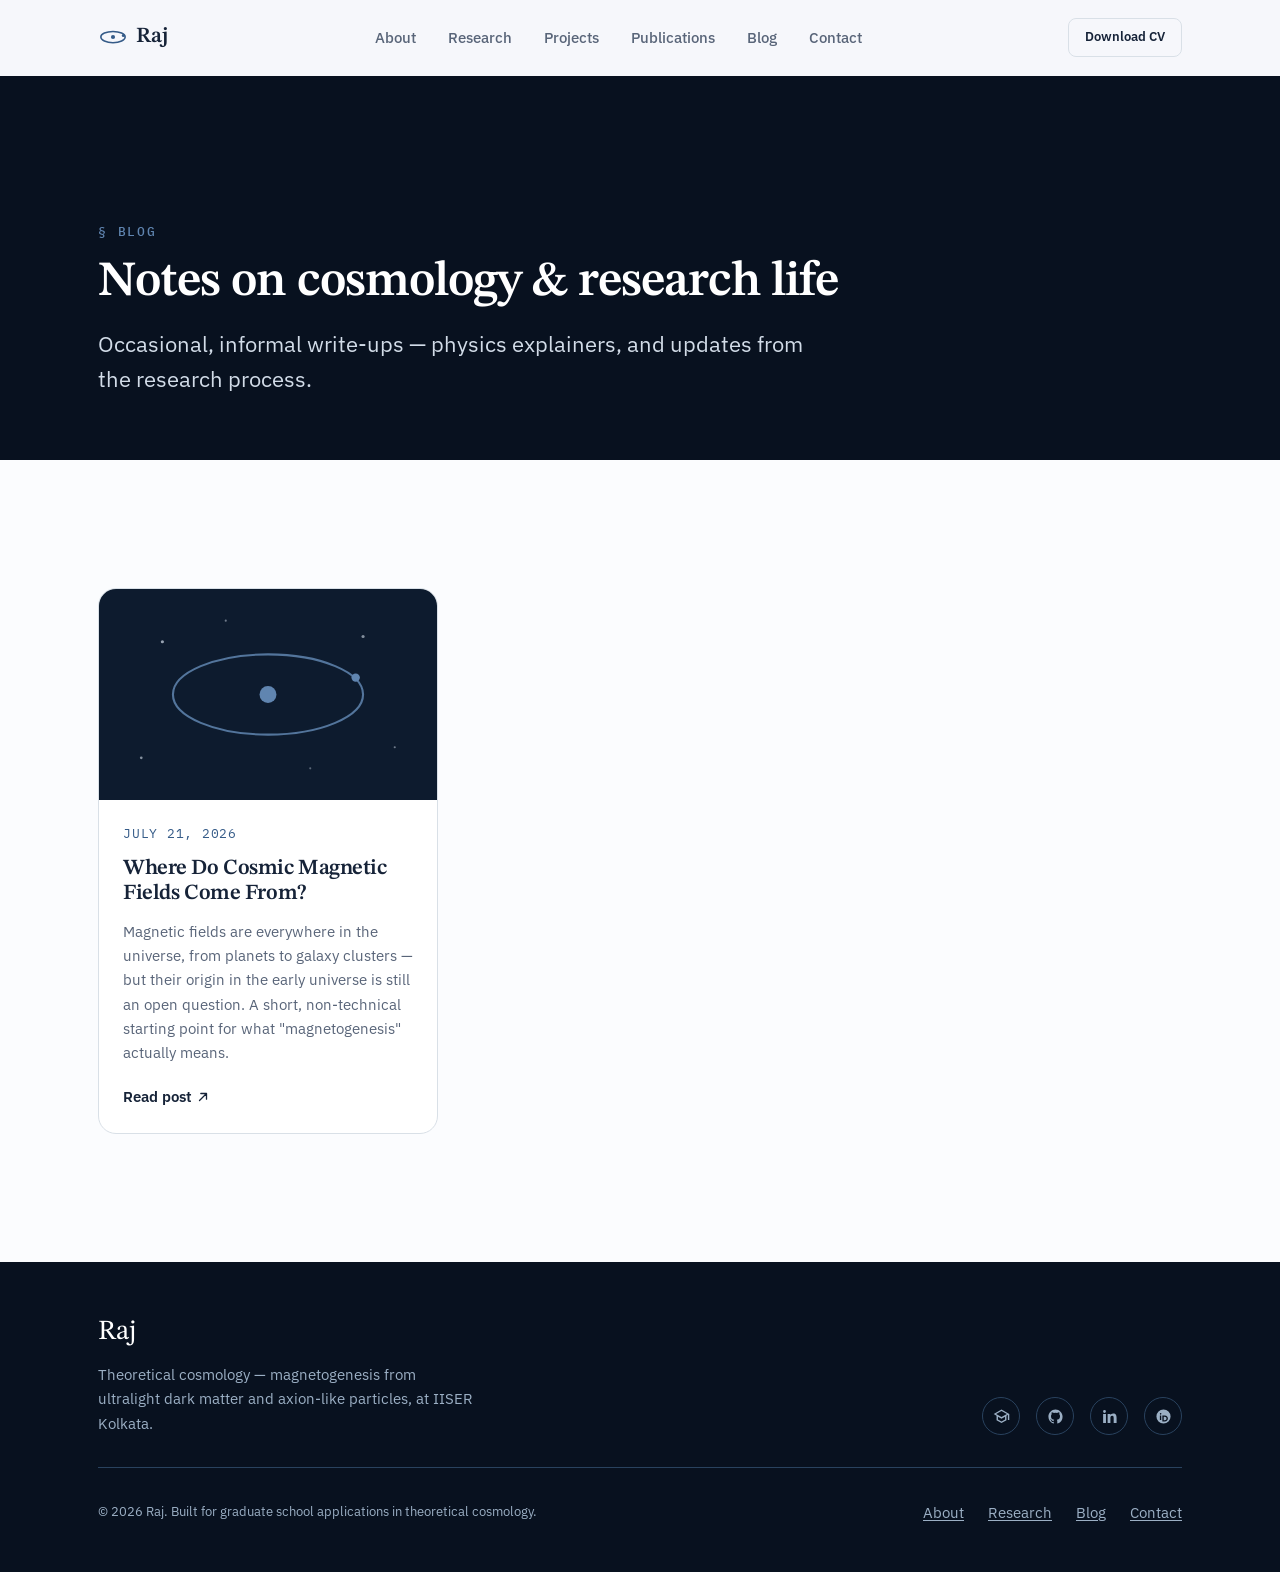
<file: blog.html>
<!DOCTYPE html>
<html lang="en">
<head>
  <meta charset="UTF-8">
  <meta name="viewport" content="width=device-width, initial-scale=1.0">
  <title>Blog — Raj</title>
  <meta name="description" content="Occasional, informal write-ups on cosmology and research life, from Raj — BS-MS physics student at IISER Kolkata.">
  <meta name="color-scheme" content="light">

  <link rel="icon" type="image/svg+xml" href="assets/images/favicon/favicon.svg">

  <link rel="preconnect" href="https://fonts.googleapis.com">
  <link rel="preconnect" href="https://fonts.gstatic.com" crossorigin>
  <link href="https://fonts.googleapis.com/css2?family=STIX+Two+Text:ital,wght@0,400;0,500;0,600;0,700;1,400;1,500&family=IBM+Plex+Sans:wght@400;500;600;700&family=IBM+Plex+Mono:wght@400;500&display=swap" rel="stylesheet">

  <link rel="stylesheet" href="css/variables.css">
  <link rel="stylesheet" href="css/base.css">
  <link rel="stylesheet" href="css/layout.css">
  <link rel="stylesheet" href="css/components.css">
  <link rel="stylesheet" href="css/animations.css">
  <link rel="stylesheet" href="css/blog.css">

  <!-- Root-level page — see js/include-partials.js for why this matters. -->
  <script>window.SITE_ROOT = "";</script>
</head>
<body>
  <a class="skip-link" href="#main-content">Skip to content</a>

  <div data-include="partials/nav.html"></div>

  <main id="main-content">
    <section class="page-header section--void">
      <div class="container">
        <span class="eyebrow eyebrow--on-dark page-header__eyebrow">§ Blog</span>
        <h1>Notes on cosmology &amp; research life</h1>
        <p>Occasional, informal write-ups — physics explainers, and updates from the research process.</p>
      </div>
    </section>

    <section class="section">
      <div class="container">
        <div class="blog-list" id="blog-list" data-reveal-group>
          <!-- Static fallback — js/render.js (renderBlogList) replaces this
               automatically once js/data/blog-posts.js has entries. -->
          <div class="empty-state blog-list__empty" data-reveal>
            <svg viewBox="0 0 24 24" fill="none" stroke="currentColor" stroke-width="1.5" aria-hidden="true">
              <path d="M4 19.5A2.5 2.5 0 0 1 6.5 17H20" stroke-linecap="round" stroke-linejoin="round"/>
              <path d="M6.5 2H20v20H6.5A2.5 2.5 0 0 1 4 19.5v-15A2.5 2.5 0 0 1 6.5 2Z" stroke-linejoin="round"/>
            </svg>
            <p>No posts yet — check back soon.</p>
          </div>
        </div>
      </div>
    </section>
  </main>

  <div data-include="partials/footer.html"></div>

  <div class="back-to-top-wrap" id="back-to-top-wrap">
    <button id="back-to-top-btn" aria-label="Back to top">
      <svg viewBox="0 0 16 16" fill="none" aria-hidden="true"><path d="M13 9 8 4 3 9m5-5v12" stroke="currentColor" stroke-width="1.6" stroke-linecap="round" stroke-linejoin="round"/></svg>
    </button>
  </div>

  <script src="js/include-partials.js"></script>
  <script src="js/data/blog-posts.js"></script>
  <script src="js/nav.js"></script>
  <script src="js/ui.js"></script>
  <script src="js/render.js"></script>
  <script src="js/blog-main.js"></script>
</body>
</html>
</file>
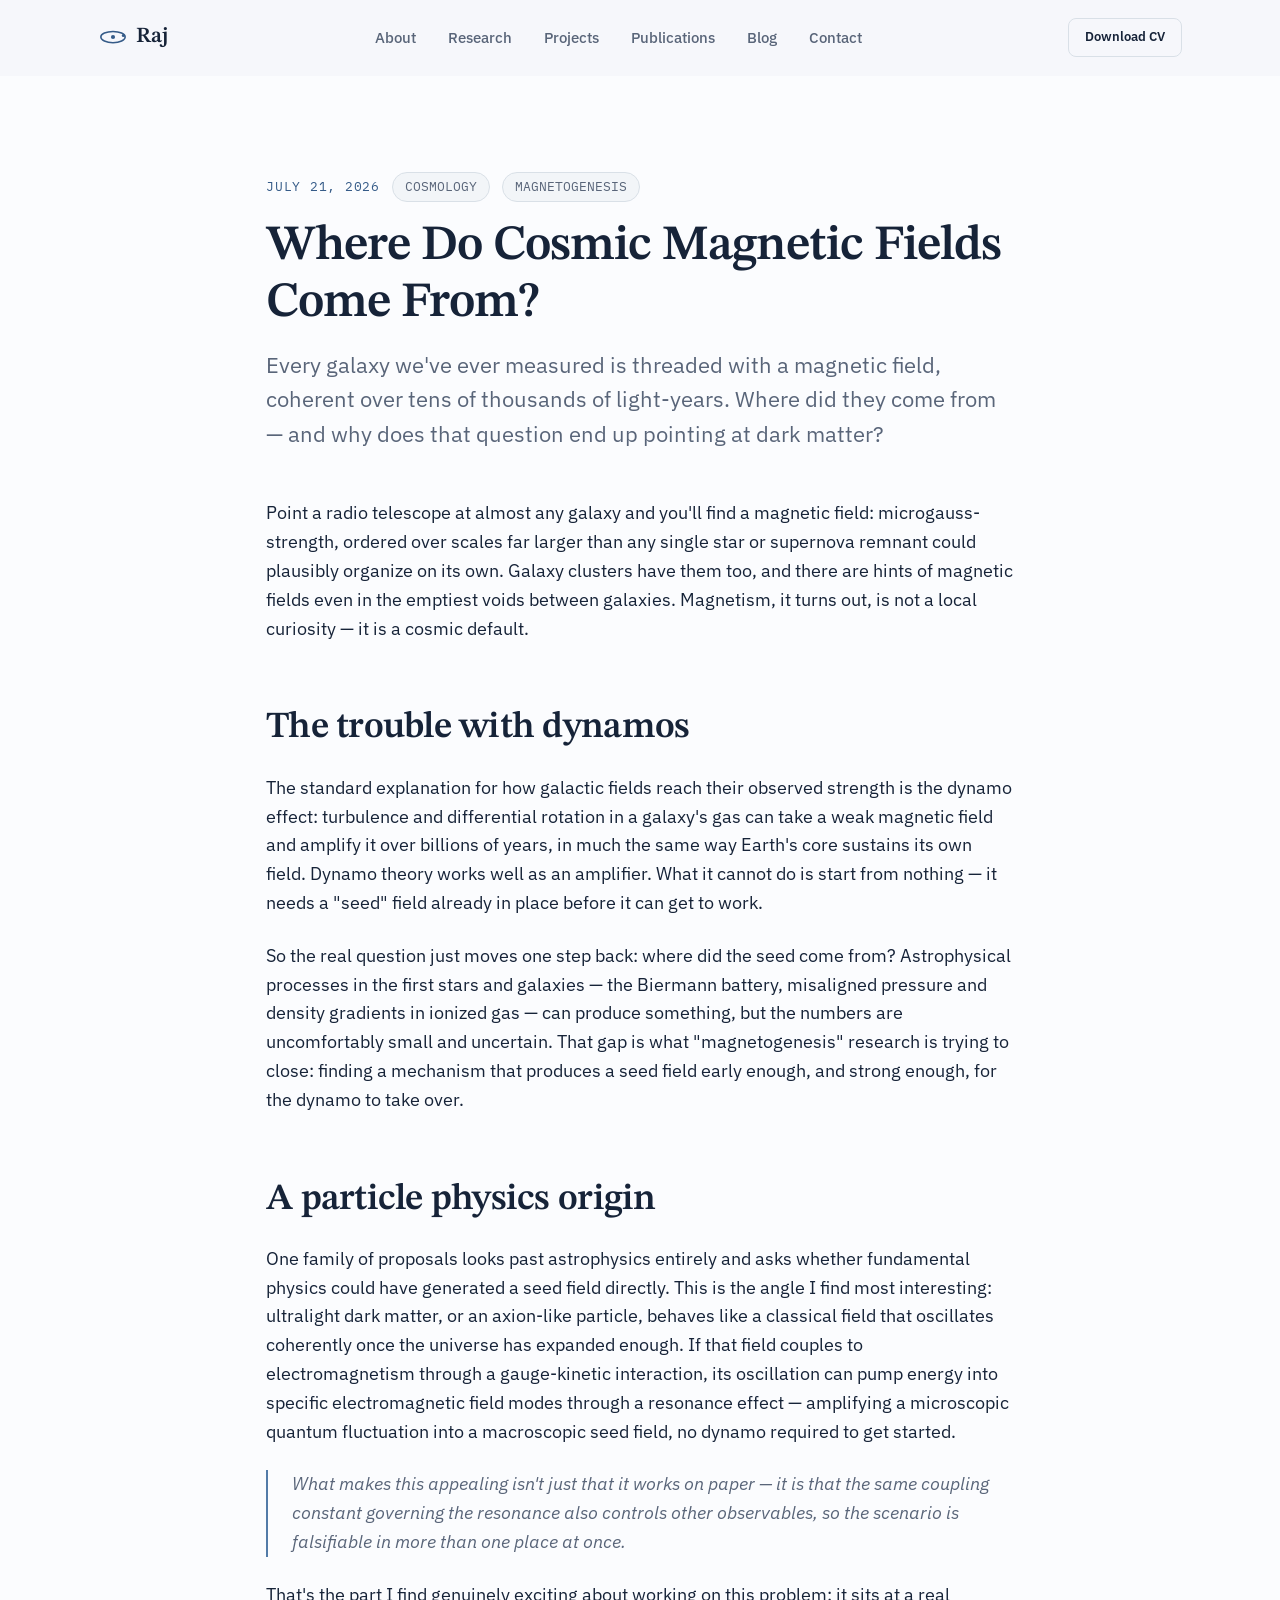
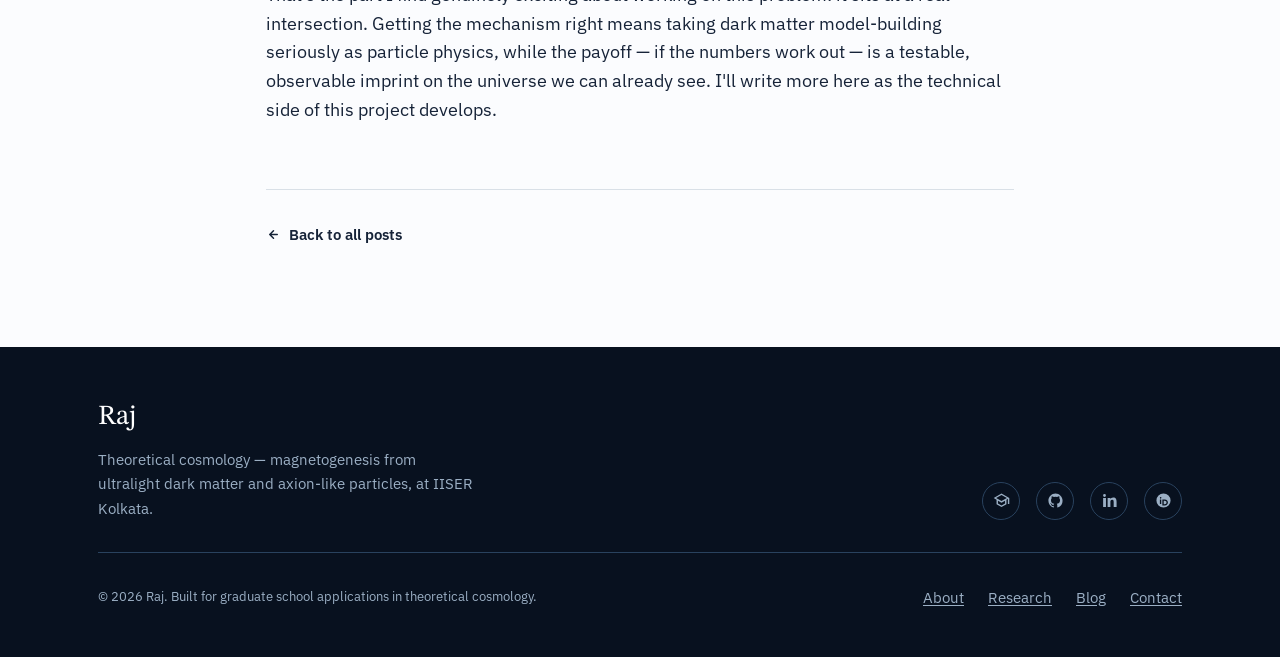
<file: posts/sample-post.html>
<!--
  SAMPLE POST — this is a real, usable first entry, but it's also meant as
  a TEMPLATE. To publish a new post:
    1. Copy this whole file to posts/your-post-slug.html
    2. Edit the <title>, the post__meta (date/tags), the h1, the lede, and
       the body below.
    3. Add a matching entry to js/data/blog-posts.js so it shows up in the
       listing (see the TEMPLATE comment at the top of that file).
  Everything else in this file (the <head>, the nav/footer includes, the
  scripts at the bottom) can stay exactly as it is.
-->
<!DOCTYPE html>
<html lang="en">
<head>
  <meta charset="UTF-8">
  <meta name="viewport" content="width=device-width, initial-scale=1.0">
  <title>Where Do Cosmic Magnetic Fields Come From? — Raj</title>
  <meta name="description" content="A short, non-technical starting point for what 'magnetogenesis' means and why the origin of cosmic magnetic fields is still an open question.">
  <meta name="color-scheme" content="light">

  <link rel="icon" type="image/svg+xml" href="../assets/images/favicon/favicon.svg">

  <link rel="preconnect" href="https://fonts.googleapis.com">
  <link rel="preconnect" href="https://fonts.gstatic.com" crossorigin>
  <link href="https://fonts.googleapis.com/css2?family=STIX+Two+Text:ital,wght@0,400;0,500;0,600;0,700;1,400;1,500&family=IBM+Plex+Sans:wght@400;500;600;700&family=IBM+Plex+Mono:wght@400;500&display=swap" rel="stylesheet">

  <link rel="stylesheet" href="../css/variables.css">
  <link rel="stylesheet" href="../css/base.css">
  <link rel="stylesheet" href="../css/layout.css">
  <link rel="stylesheet" href="../css/components.css">
  <link rel="stylesheet" href="../css/animations.css">
  <link rel="stylesheet" href="../css/blog.css">

  <!-- This page lives one folder down, in /posts/ — SITE_ROOT tells
       include-partials.js to prefix shared nav/footer links with "../".
       Copy this line as-is into any new post in this folder. -->
  <script>window.SITE_ROOT = "../";</script>
</head>
<body>
  <a class="skip-link" href="#main-content">Skip to content</a>

  <div data-include="partials/nav.html"></div>

  <main id="main-content">
    <article class="post">
      <div class="container">

        <header class="post__header">
          <div class="post__meta">
            <time datetime="2026-07-21">July 21, 2026</time>
            <span class="tag">Cosmology</span>
            <span class="tag">Magnetogenesis</span>
          </div>
          <h1>Where Do Cosmic Magnetic Fields Come From?</h1>
          <p class="post__lede">
            Every galaxy we've ever measured is threaded with a magnetic
            field, coherent over tens of thousands of light-years. Where did
            they come from — and why does that question end up pointing at
            dark matter?
          </p>
        </header>

        <div class="post__body prose">
          <p>
            Point a radio telescope at almost any galaxy and you'll find a
            magnetic field: microgauss-strength, ordered over scales far
            larger than any single star or supernova remnant could plausibly
            organize on its own. Galaxy clusters have them too, and there
            are hints of magnetic fields even in the emptiest voids between
            galaxies. Magnetism, it turns out, is not a local curiosity — it
            is a cosmic default.
          </p>

          <h2>The trouble with dynamos</h2>
          <p>
            The standard explanation for how galactic fields reach their
            observed strength is the dynamo effect: turbulence and
            differential rotation in a galaxy's gas can take a weak magnetic
            field and amplify it over billions of years, in much the same
            way Earth's core sustains its own field. Dynamo theory works
            well as an amplifier. What it cannot do is start from nothing —
            it needs a "seed" field already in place before it can get to
            work.
          </p>
          <p>
            So the real question just moves one step back: where did the
            seed come from? Astrophysical processes in the first stars and
            galaxies — the Biermann battery, misaligned pressure and density
            gradients in ionized gas — can produce something, but the
            numbers are uncomfortably small and uncertain. That gap is what
            "magnetogenesis" research is trying to close: finding a
            mechanism that produces a seed field early enough, and strong
            enough, for the dynamo to take over.
          </p>

          <h2>A particle physics origin</h2>
          <p>
            One family of proposals looks past astrophysics entirely and
            asks whether fundamental physics could have generated a seed
            field directly. This is the angle I find most interesting:
            ultralight dark matter, or an axion-like particle, behaves like
            a classical field that oscillates coherently once the universe
            has expanded enough. If that field couples to electromagnetism
            through a gauge-kinetic interaction, its oscillation can pump
            energy into specific electromagnetic field modes through a
            resonance effect — amplifying a microscopic quantum fluctuation
            into a macroscopic seed field, no dynamo required to get
            started.
          </p>
          <blockquote>
            What makes this appealing isn't just that it works on paper — it
            is that the same coupling constant governing the resonance also
            controls other observables, so the scenario is falsifiable in
            more than one place at once.
          </blockquote>
          <p>
            That's the part I find genuinely exciting about working on this
            problem: it sits at a real intersection. Getting the mechanism
            right means taking dark matter model-building seriously as
            particle physics, while the payoff — if the numbers work out —
            is a testable, observable imprint on the universe we can already
            see. I'll write more here as the technical side of this project
            develops.
          </p>
        </div>

        <footer class="post__footer">
          <a class="post__back" href="../blog.html">
            <svg viewBox="0 0 16 16" fill="none" aria-hidden="true"><path d="M12 8H4m0 0 4-4M4 8l4 4" stroke="currentColor" stroke-width="1.6" stroke-linecap="round" stroke-linejoin="round"/></svg>
            Back to all posts
          </a>
        </footer>

      </div>
    </article>
  </main>

  <div data-include="partials/footer.html"></div>

  <div class="back-to-top-wrap" id="back-to-top-wrap">
    <button id="back-to-top-btn" aria-label="Back to top">
      <svg viewBox="0 0 16 16" fill="none" aria-hidden="true"><path d="M13 9 8 4 3 9m5-5v12" stroke="currentColor" stroke-width="1.6" stroke-linecap="round" stroke-linejoin="round"/></svg>
    </button>
  </div>

  <script src="../js/include-partials.js"></script>
  <script src="../js/nav.js"></script>
  <script src="../js/ui.js"></script>
  <script>
    // Individual posts don't render any data-driven lists, so they just
    // need chrome + UI polish — no separate "post-main.js" file needed for
    // this one line. Copy this block as-is into any new post.
    document.addEventListener('DOMContentLoaded', function () {
      if (window.loadSiteChrome) {
        window.loadSiteChrome().then(function () {
          if (window.initNav) window.initNav();
          if (window.initUI) window.initUI();
        });
      }
    });
  </script>
</body>
</html>
</file>
<file: css/variables.css>
/* ==========================================================================
   DESIGN TOKENS
   ==========================================================================
   Every color, font, spacing value and timing used anywhere on the site is
   defined once here as a CSS custom property ("variable") and referenced
   everywhere else. This is the ONE file to edit if you want to re-skin the
   whole site — change a value here and it updates everywhere it's used.

   Palette concept: the site is grounded in your own physics rather than a
   generic "space" look. VOID is the vacuum of the early universe, FLUX is
   the electromagnetic field magnetogenesis generates, RESONANCE is the
   tachyonic growth that seeds it, QUIET is the stable (non-resonant) modes.
   ========================================================================== */

:root {

  /* --- COLOR: base ------------------------------------------------------ */
  /* Cool academic-blue foundation, matched to the imported hero treatment. */
  --color-void: #08111f;
  --color-void-soft: #0d1b2e;   /* lighter tint of void, for cards/gradients on dark bg */
  --color-void-line: #29425e;   /* hairline borders on dark backgrounds */

  /* Cool off-white for the main reading surface. Deliberately cool-toned
     (not cream/beige) to avoid the generic "warm editorial" look and to sit
     comfortably next to the indigo. */
  --color-paper: #fbfcfe;
  --color-paper-alt: #f2f5f8;   /* slightly deeper tint, for alternating section bg / cards */
  --color-paper-line: #d9e0e7;  /* hairline borders on light backgrounds */

  /* Text */
  --color-ink: #162338;         /* primary text on paper */
  --color-ink-soft: #596579;    /* secondary / muted text on paper */
  --color-mist: #d2dce8;        /* secondary / muted text on void */
  --color-mist-soft: #9bafc4;   /* tertiary text on void */

  /* --- COLOR: accent ------------------------------------------------------
     The academic portfolio's soft steel-blue accent replaces the original
     amber/copper pairing across controls, labels, and supporting details. */
  --color-flux: #6085b0;
  --color-flux-strong: #355b88;
  --color-resonance: #527ba8;
  --color-resonance-strong: #355b88;

  /* --- TYPOGRAPHY ---------------------------------------------------------
     Display: STIX Two Text — the typeface family built for physics and
     mathematics publishing, so headings carry real disciplinary heritage
     rather than a generic "elegant serif".
     Body / UI: IBM Plex Sans — clean, technical extraction, pairs with the
     matching Plex Mono for anything data-like (dates, tags, categories). */
  --font-display: 'STIX Two Text', 'Iowan Old Style', Georgia, 'Times New Roman', serif;
  --font-body: 'IBM Plex Sans', -apple-system, BlinkMacSystemFont, 'Segoe UI', Roboto, sans-serif;
  --font-mono: 'IBM Plex Mono', ui-monospace, 'SF Mono', Consolas, monospace;

  /* Fluid type scale — clamp(min, preferred, max) so text scales smoothly
     between mobile and desktop without extra breakpoint overrides. */
  --text-xs:   clamp(0.72rem, 0.69rem + 0.15vw, 0.8rem);
  --text-sm:   clamp(0.84rem, 0.8rem + 0.2vw, 0.95rem);
  --text-base: clamp(1rem, 0.95rem + 0.25vw, 1.125rem);
  --text-lg:   clamp(1.15rem, 1.05rem + 0.4vw, 1.35rem);
  --text-xl:   clamp(1.4rem, 1.25rem + 0.6vw, 1.75rem);
  --text-2xl:  clamp(1.75rem, 1.5rem + 1vw, 2.3rem);
  --text-3xl:  clamp(2.2rem, 1.8rem + 1.6vw, 3.2rem);
  --text-4xl:  clamp(2.75rem, 2.1rem + 2.6vw, 4.5rem);

  --leading-tight: 1.15;
  --leading-snug: 1.35;
  --leading-normal: 1.6;
  --leading-relaxed: 1.75;

  --tracking-tight: -0.02em;
  --tracking-normal: 0;
  --tracking-wide: 0.06em;
  --tracking-wider: 0.14em;

  /* --- SPACING --------------------------------------------------------- */
  --space-1: 0.25rem;   /*  4px */
  --space-2: 0.5rem;    /*  8px */
  --space-3: 0.75rem;   /* 12px */
  --space-4: 1rem;      /* 16px */
  --space-5: 1.5rem;    /* 24px */
  --space-6: 2rem;      /* 32px */
  --space-7: 3rem;      /* 48px */
  --space-8: 4rem;      /* 64px */
  --space-9: 6rem;      /* 96px */
  --space-10: 8rem;     /* 128px */

  /* --- SHAPE & DEPTH -----------------------------------------------------
     Radii are modest and present (not zero, not pill-shaped) — crisp but
     not sharp. Shadows are tinted with ink/void instead of flat gray so
     they feel like part of the same palette rather than a UI-kit default. */
  --radius-sm: 4px;
  --radius-md: 8px;
  --radius-lg: 18px;
  --radius-full: 999px;

  --shadow-sm: 0 1px 2px rgba(16, 29, 49, 0.06), 0 1px 1px rgba(16, 29, 49, 0.04);
  --shadow-md: 0 8px 24px rgba(16, 29, 49, 0.09), 0 2px 6px rgba(16, 29, 49, 0.06);
  --shadow-lg: 0 20px 48px rgba(16, 29, 49, 0.16), 0 6px 16px rgba(16, 29, 49, 0.08);
  --shadow-glow-flux: 0 0 0 1px rgba(96, 133, 176, 0.35), 0 8px 28px rgba(96, 133, 176, 0.18);

  /* --- MOTION ------------------------------------------------------------
     One consistent easing curve used everywhere so movement feels like a
     single hand designed it, rather than mixed browser defaults. */
  --ease-out: cubic-bezier(0.16, 1, 0.3, 1);
  --duration-fast: 150ms;
  --duration-base: 280ms;
  --duration-slow: 500ms;

  /* --- LAYOUT --------------------------------------------------------- */
  --container-max: 1180px;
  --container-padding: clamp(1.25rem, 4vw, 3rem);
  --nav-height: 76px;

  /* --- BREAKPOINTS (reference only — CSS vars can't be used inside
     @media conditions, so these are written as plain px in every file.
     Documented here so the convention stays consistent everywhere.)
     tablet : 640px
     desktop: 1024px
     wide   : 1280px
     ----------------------------------------------------------------- */
}
</file>
<file: css/base.css>
/* ==========================================================================
   BASE
   ==========================================================================
   A light reset + default typography + a handful of utility classes that
   get reused across many sections. Component-specific styles (buttons,
   cards…) live in components.css; section-specific layout lives in
   sections.css. This file is the "ground floor" everything else builds on.
   ========================================================================== */

/* --- Reset -------------------------------------------------------------- */
*,
*::before,
*::after {
  box-sizing: border-box;
}

* {
  margin: 0;
}

html {
  -webkit-text-size-adjust: 100%;
  scroll-behavior: smooth;
}

/* Respect users who've asked for reduced motion — smooth scroll and all
   keyframe animation get switched off. This is also handled per-animation
   in animations.css / starfield.js, this is the page-scroll piece. */
@media (prefers-reduced-motion: reduce) {
  html {
    scroll-behavior: auto;
  }
  *,
  *::before,
  *::after {
    animation-duration: 0.01ms !important;
    animation-iteration-count: 1 !important;
    transition-duration: 0.01ms !important;
    scroll-behavior: auto !important;
  }
}

img,
picture,
svg {
  display: block;
  max-width: 100%;
}

button,
input,
textarea,
select {
  font: inherit;
  color: inherit;
}

button {
  background: none;
  border: none;
  cursor: pointer;
  padding: 0;
}

a {
  color: inherit;
  text-decoration: none;
}

ul,
ol {
  list-style: none;
  padding: 0;
}

/* --- Document defaults ---------------------------------------------------*/
body {
  font-family: var(--font-body);
  font-size: var(--text-base);
  line-height: var(--leading-normal);
  color: var(--color-ink);
  background-color: var(--color-paper);
  -webkit-font-smoothing: antialiased;
  text-rendering: optimizeLegibility;
}

h1, h2, h3, h4 {
  font-family: var(--font-display);
  font-weight: 600;
  line-height: var(--leading-tight);
  letter-spacing: var(--tracking-tight);
  color: var(--color-ink);
}

h1 { font-size: var(--text-4xl); }
h2 { font-size: var(--text-3xl); }
h3 { font-size: var(--text-xl); }
h4 { font-size: var(--text-lg); font-family: var(--font-body); font-weight: 600; }

p {
  max-width: 68ch;
}

p + p {
  margin-top: var(--space-4);
}

strong { font-weight: 600; }

/* Links inside prose get a quiet underline that brightens on hover, rather
   than a full color change — keeps body copy calm. */
.prose a {
  color: var(--color-ink);
  text-decoration: underline;
  text-decoration-color: var(--color-flux);
  text-decoration-thickness: 1.5px;
  text-underline-offset: 3px;
  transition: color var(--duration-fast) var(--ease-out);
}

.prose a:hover {
  color: var(--color-flux-strong);
}

/* --- Focus states ---------------------------------------------------------
   Visible on every interactive element for keyboard users, but only shown
   for keyboard focus (not mouse clicks) via :focus-visible. */
a:focus-visible,
button:focus-visible,
input:focus-visible,
textarea:focus-visible {
  outline: 2px solid var(--color-flux);
  outline-offset: 3px;
  border-radius: var(--radius-sm);
}

/* --- Skip link -----------------------------------------------------------
   Hidden until focused; lets keyboard/screen-reader users jump straight to
   the main content instead of tabbing through the whole nav every time. */
.skip-link {
  position: absolute;
  top: -100px;
  left: var(--space-4);
  z-index: 1000;
  background: var(--color-flux);
  color: var(--color-void);
  padding: var(--space-3) var(--space-5);
  border-radius: var(--radius-sm);
  font-weight: 600;
  transition: top var(--duration-fast) var(--ease-out);
}

.skip-link:focus {
  top: var(--space-4);
}

/* --- Layout utilities ----------------------------------------------------*/
.container {
  width: 100%;
  max-width: var(--container-max);
  margin-inline: auto;
  padding-inline: var(--container-padding);
}

.visually-hidden {
  position: absolute;
  width: 1px;
  height: 1px;
  padding: 0;
  margin: -1px;
  overflow: hidden;
  clip: rect(0, 0, 0, 0);
  white-space: nowrap;
  border: 0;
}

/* Small caps "eyebrow" label used above section headings — e.g. "§ RESEARCH".
   The section-mark (§) nods to physics-paper section numbering. */
.eyebrow {
  display: inline-flex;
  align-items: center;
  gap: var(--space-2);
  font-family: var(--font-mono);
  font-size: var(--text-xs);
  font-weight: 500;
  letter-spacing: var(--tracking-wider);
  text-transform: uppercase;
  color: var(--color-resonance);
}

.eyebrow--on-dark {
  color: var(--color-flux);
}

/* Reusable section header block: eyebrow + heading + optional intro copy */
.section-head {
  max-width: 62ch;
  margin-bottom: var(--space-7);
}

.section-head h2 {
  margin-top: var(--space-3);
}

.section-head p {
  margin-top: var(--space-4);
  color: var(--color-ink-soft);
  font-size: var(--text-lg);
}

/* Centered variant — text-align:center cascades down and also centers the
   eyebrow, since .eyebrow is an inline-flex (atomic inline) box. */
.section-head--center {
  margin-inline: auto;
  text-align: center;
}

/* Section spacing rhythm — every full-width <section> gets consistent
   vertical breathing room. */
.section {
  padding-block: var(--space-9);
}

@media (min-width: 1024px) {
  .section {
    padding-block: var(--space-10);
  }
}

.section--tight {
  padding-block: var(--space-7);
}

/* Dark "band" sections (hero, quote strip, contact) share this treatment */
.section--void {
  background-color: var(--color-void);
  color: var(--color-mist);
  position: relative;
  overflow: hidden;
}

.section--void h1,
.section--void h2,
.section--void h3 {
  color: #fff;
}

.section--alt {
  background-color: var(--color-paper-alt);
}
</file>
<file: css/layout.css>
/* ==========================================================================
   LAYOUT — Navigation + Footer
   ==========================================================================
   Styles for the markup that lives in partials/nav.html and
   partials/footer.html. These two files are fetched and injected into every
   page by js/include-partials.js, so their styling lives in one shared
   place here rather than being duplicated per page.
   ========================================================================== */

/* --- Navigation ----------------------------------------------------------*/
.site-nav {
  position: sticky;
  top: 0;
  z-index: 100;
  height: var(--nav-height);
  display: flex;
  align-items: center;
  background-color: rgba(245, 246, 251, 0.85);
  backdrop-filter: blur(10px) saturate(1.4);
  -webkit-backdrop-filter: blur(10px) saturate(1.4);
  border-bottom: 1px solid transparent;
  transition: border-color var(--duration-base) var(--ease-out),
              box-shadow var(--duration-base) var(--ease-out);
}

/* nav.js toggles this class on once the page has scrolled a little, so the
   hairline + shadow only appear once there's content to separate from. */
.site-nav.is-scrolled {
  border-bottom-color: var(--color-paper-line);
  box-shadow: var(--shadow-sm);
}

.site-nav__inner {
  width: 100%;
  max-width: var(--container-max);
  margin-inline: auto;
  padding-inline: var(--container-padding);
  display: flex;
  align-items: center;
  justify-content: space-between;
}

.site-nav__brand {
  display: flex;
  align-items: center;
  gap: var(--space-2);
  font-family: var(--font-display);
  font-weight: 600;
  font-size: var(--text-lg);
  color: var(--color-ink);
}

.site-nav__brand-mark {
  width: 30px;
  height: 30px;
  color: var(--color-flux-strong);
}

.site-nav__links {
  display: none;
  align-items: center;
  gap: var(--space-6);
  font-size: var(--text-sm);
  font-weight: 500;
}

.site-nav__links a {
  position: relative;
  padding-block: var(--space-1);
  color: var(--color-ink-soft);
  transition: color var(--duration-fast) var(--ease-out);
}

.site-nav__links a::after {
  content: '';
  position: absolute;
  left: 0;
  right: 100%;
  bottom: -4px;
  height: 2px;
  background-color: var(--color-flux);
  transition: right var(--duration-base) var(--ease-out);
}

.site-nav__links a:hover {
  color: var(--color-ink);
}

.site-nav__links a:hover::after {
  right: 0;
}

/* JS adds this to the link matching the section currently in view */
.site-nav__links a.is-active {
  color: var(--color-ink);
}

.site-nav__links a.is-active::after {
  right: 0;
}

.site-nav__cta {
  display: none;
}

/* Hamburger toggle — visible on mobile only */
.site-nav__toggle {
  display: flex;
  flex-direction: column;
  justify-content: center;
  gap: 5px;
  width: 40px;
  height: 40px;
  padding: 8px;
}

.site-nav__toggle span {
  display: block;
  height: 2px;
  width: 100%;
  background-color: var(--color-ink);
  border-radius: var(--radius-full);
  transition: transform var(--duration-base) var(--ease-out),
              opacity var(--duration-base) var(--ease-out);
}

.site-nav__toggle[aria-expanded="true"] span:nth-child(1) {
  transform: translateY(7px) rotate(45deg);
}
.site-nav__toggle[aria-expanded="true"] span:nth-child(2) {
  opacity: 0;
}
.site-nav__toggle[aria-expanded="true"] span:nth-child(3) {
  transform: translateY(-7px) rotate(-45deg);
}

/* Mobile menu overlay */
.site-nav__mobile {
  position: fixed;
  inset: var(--nav-height) 0 0 0;
  background-color: var(--color-paper);
  padding: var(--space-6) var(--container-padding);
  display: flex;
  flex-direction: column;
  gap: var(--space-2);
  transform: translateX(100%);
  transition: transform var(--duration-slow) var(--ease-out);
  z-index: 99;
  overflow-y: auto;
}

.site-nav__mobile.is-open {
  transform: translateX(0);
}

.site-nav__mobile a {
  font-family: var(--font-display);
  font-size: var(--text-2xl);
  padding-block: var(--space-3);
  border-bottom: 1px solid var(--color-paper-line);
  color: var(--color-ink);
}

.site-nav__mobile .site-nav__cta {
  display: inline-flex;
  margin-top: var(--space-5);
}

@media (min-width: 1024px) {
  .site-nav__links {
    display: flex;
  }
  .site-nav__cta {
    display: inline-flex;
  }
  .site-nav__toggle,
  .site-nav__mobile {
    display: none;
  }
}

/* --- Footer ----------------------------------------------------------- */
.site-footer {
  background-color: var(--color-void);
  color: var(--color-mist-soft);
  padding-block: var(--space-7);
}

.site-footer__inner {
  display: flex;
  flex-direction: column;
  gap: var(--space-6);
}

.site-footer__top {
  display: flex;
  flex-direction: column;
  gap: var(--space-5);
  padding-bottom: var(--space-6);
  border-bottom: 1px solid var(--color-void-line);
}

.site-footer__brand {
  font-family: var(--font-display);
  font-size: var(--text-xl);
  color: #fff;
}

.site-footer__tagline {
  font-size: var(--text-sm);
  max-width: 42ch;
  margin-top: var(--space-2);
}

.site-footer__links {
  display: flex;
  flex-wrap: wrap;
  gap: var(--space-2) var(--space-5);
  font-size: var(--text-sm);
}

.site-footer__links a {
  transition: color var(--duration-fast) var(--ease-out);
}

.site-footer__links a:hover {
  color: var(--color-flux);
}

.site-footer__social {
  display: flex;
  gap: var(--space-4);
}

.site-footer__social a {
  display: flex;
  align-items: center;
  justify-content: center;
  width: 38px;
  height: 38px;
  border: 1px solid var(--color-void-line);
  border-radius: var(--radius-full);
  transition: border-color var(--duration-fast) var(--ease-out),
              color var(--duration-fast) var(--ease-out);
}

.site-footer__social a:hover {
  border-color: var(--color-flux);
  color: var(--color-flux);
}

.site-footer__social svg {
  width: 17px;
  height: 17px;
}

.site-footer__bottom {
  display: flex;
  flex-direction: column-reverse;
  gap: var(--space-3);
  font-size: var(--text-xs);
  color: var(--color-mist-soft);
}

.site-footer__bottom a {
  text-decoration: underline;
  text-underline-offset: 2px;
}

.back-to-top {
  display: inline-flex;
  align-items: center;
  gap: var(--space-2);
  font-family: var(--font-mono);
  font-size: var(--text-xs);
  letter-spacing: var(--tracking-wide);
  text-transform: uppercase;
  color: var(--color-mist);
  align-self: flex-start;
}

.back-to-top svg {
  width: 14px;
  height: 14px;
}

@media (min-width: 640px) {
  .site-footer__top {
    flex-direction: row;
    align-items: flex-end;
    justify-content: space-between;
  }
  .site-footer__bottom {
    flex-direction: row;
    align-items: center;
    justify-content: space-between;
  }
}
</file>
<file: css/components.css>
/* ==========================================================================
   COMPONENTS
   ==========================================================================
   Small reusable pieces used across multiple sections: buttons, cards,
   tags/badges, the quote block, and contact link tiles. If you want to
   change what every card or button on the site looks like, this is the
   file to edit.
   ========================================================================== */

/* --- Buttons ------------------------------------------------------------*/
.btn {
  display: inline-flex;
  align-items: center;
  justify-content: center;
  gap: var(--space-2);
  padding: var(--space-3) var(--space-6);
  border-radius: var(--radius-md);
  font-size: var(--text-sm);
  font-weight: 600;
  letter-spacing: var(--tracking-normal);
  transition: transform var(--duration-fast) var(--ease-out),
              box-shadow var(--duration-fast) var(--ease-out),
              background-color var(--duration-fast) var(--ease-out),
              border-color var(--duration-fast) var(--ease-out);
  white-space: nowrap;
}

.btn svg {
  width: 16px;
  height: 16px;
}

.btn:active {
  transform: translateY(1px);
}

.btn--primary {
  background-color: var(--color-flux);
  color: var(--color-void);
}

.btn--primary:hover {
  background-color: var(--color-flux-strong);
  box-shadow: var(--shadow-glow-flux);
}

.btn--ghost {
  background-color: transparent;
  color: #fff;
  border: 1px solid var(--color-void-line);
}

.btn--ghost:hover {
  border-color: var(--color-flux);
  color: var(--color-flux);
}

.btn--outline {
  background-color: transparent;
  color: var(--color-ink);
  border: 1px solid var(--color-paper-line);
}

.btn--outline:hover {
  border-color: var(--color-resonance);
  color: var(--color-resonance-strong);
}

.btn--sm {
  padding: var(--space-2) var(--space-4);
  font-size: var(--text-xs);
}

/* --- Label heading ---------------------------------------------------------
   Small mono, uppercase, letterspaced sub-heading used above things like
   "Tools & Techniques" or "Working with" — reused across About and
   Research so it's defined once here instead of per section. */
.label-heading {
  font-family: var(--font-mono);
  font-size: var(--text-sm);
  font-weight: 500;
  letter-spacing: var(--tracking-wide);
  text-transform: uppercase;
  color: var(--color-ink-soft);
  margin-bottom: var(--space-3);
}

/* --- Tags / badges --------------------------------------------------------
   Used for research techniques, project categories, publication types. The
   monospace face signals "this is metadata", consistent with dates below. */
.tag {
  display: inline-flex;
  align-items: center;
  padding: var(--space-1) var(--space-3);
  border-radius: var(--radius-full);
  font-family: var(--font-mono);
  font-size: var(--text-xs);
  letter-spacing: var(--tracking-normal);
  background-color: var(--color-paper-alt);
  color: var(--color-ink-soft);
  border: 1px solid var(--color-paper-line);
}

.tag--accent {
  background-color: rgba(82, 123, 168, 0.08);
  border-color: rgba(82, 123, 168, 0.25);
  color: var(--color-resonance-strong);
}

.tag-row {
  display: flex;
  flex-wrap: wrap;
  gap: var(--space-2);
}

/* --- Cards ---------------------------------------------------------------
   Shared card shell used by project cards, publication cards and blog
   teaser cards. Flat at rest, a small lift + border brighten on hover. */
.card {
  display: flex;
  flex-direction: column;
  background-color: #fff;
  border: 1px solid var(--color-paper-line);
  border-radius: var(--radius-lg);
  overflow: hidden;
  transition: transform var(--duration-base) var(--ease-out),
              box-shadow var(--duration-base) var(--ease-out),
              border-color var(--duration-base) var(--ease-out);
}

.card:hover {
  transform: translateY(-4px);
  box-shadow: var(--shadow-md);
  border-color: var(--color-paper-line);
}

.card__media {
  aspect-ratio: 16 / 10;
  background-color: var(--color-paper-alt);
  overflow: hidden;
}

.card__media img,
.card__media svg {
  width: 100%;
  height: 100%;
  object-fit: cover;
}

.card__body {
  padding: var(--space-5);
  display: flex;
  flex-direction: column;
  gap: var(--space-3);
  flex: 1;
}

.card__meta {
  font-family: var(--font-mono);
  font-size: var(--text-xs);
  letter-spacing: var(--tracking-wide);
  text-transform: uppercase;
  color: var(--color-resonance-strong);
}

.card__title {
  font-family: var(--font-display);
  font-size: var(--text-lg);
  font-weight: 600;
  color: var(--color-ink);
}

.card__desc {
  font-size: var(--text-sm);
  color: var(--color-ink-soft);
  flex: 1;
}

.card__footer {
  display: flex;
  align-items: center;
  justify-content: space-between;
  margin-top: var(--space-2);
}

.card__link {
  display: inline-flex;
  align-items: center;
  gap: var(--space-1);
  font-size: var(--text-sm);
  font-weight: 600;
  color: var(--color-ink);
}

.card__link svg {
  width: 14px;
  height: 14px;
  transition: transform var(--duration-fast) var(--ease-out);
}

.card__link:hover svg {
  transform: translate(2px, -2px);
}

/* --- Quote strip -----------------------------------------------------------
   A single quote, chosen at random on load from js/data/quotes.js, shown in
   a slim dark band. Deliberately static (no auto-cycling) to stay quiet. */
.quote-strip {
  padding-block: var(--space-8);
}

.quote-strip blockquote {
  max-width: 44rem;
  margin-inline: auto;
  text-align: center;
  font-family: var(--font-display);
  font-style: italic;
  font-size: var(--text-2xl);
  line-height: var(--leading-snug);
  color: #fff;
}

.quote-strip cite {
  display: block;
  margin-top: var(--space-5);
  font-family: var(--font-mono);
  font-style: normal;
  font-size: var(--text-xs);
  letter-spacing: var(--tracking-wider);
  text-transform: uppercase;
  color: var(--color-flux);
}

/* --- Empty state -----------------------------------------------------------
   Used by the Publications section until real entries are added. */
.empty-state {
  display: flex;
  flex-direction: column;
  align-items: center;
  text-align: center;
  gap: var(--space-4);
  padding: var(--space-8) var(--space-5);
  border: 1px dashed var(--color-paper-line);
  border-radius: var(--radius-lg);
  color: var(--color-ink-soft);
}

.empty-state svg {
  width: 34px;
  height: 34px;
  color: var(--color-resonance);
}

.empty-state p {
  max-width: 40ch;
  font-size: var(--text-sm);
}

/* --- Contact tiles ---------------------------------------------------------
   Each way to reach Raj (email, Scholar, GitHub…) as a small linked tile. */
.contact-grid {
  display: grid;
  grid-template-columns: repeat(auto-fit, minmax(220px, 1fr));
  gap: var(--space-3);
}

.contact-tile {
  display: flex;
  align-items: center;
  gap: var(--space-4);
  padding: var(--space-4) var(--space-5);
  border: 1px solid var(--color-void-line);
  border-radius: var(--radius-md);
  transition: border-color var(--duration-fast) var(--ease-out),
              background-color var(--duration-fast) var(--ease-out);
}

.contact-tile:hover {
  border-color: var(--color-flux);
  background-color: rgba(96, 133, 176, 0.05);
}

.contact-tile__icon {
  display: flex;
  align-items: center;
  justify-content: center;
  width: 42px;
  height: 42px;
  flex-shrink: 0;
  border-radius: var(--radius-full);
  background-color: rgba(96, 133, 176, 0.1);
  color: var(--color-flux);
}

.contact-tile__icon svg {
  width: 19px;
  height: 19px;
}

.contact-tile__label {
  font-size: var(--text-xs);
  color: var(--color-mist-soft);
  font-family: var(--font-mono);
  letter-spacing: var(--tracking-wide);
  text-transform: uppercase;
}

.contact-tile__value {
  font-size: var(--text-sm);
  font-weight: 600;
  color: #fff;
  margin-top: 2px;
}

/* --- Process steps (used in Research section) -----------------------------
   A genuinely sequential 4-step diagram of how magnetogenesis happens —
   numbers are used here because the steps really are causal/ordered, not
   as decoration. */
.process {
  display: flex;
  flex-direction: column;
}

.process__step {
  display: flex;
  gap: var(--space-5);
  padding-block: var(--space-5);
  border-top: 1px solid var(--color-paper-line);
}

.process__step:last-child {
  padding-bottom: 0;
}

.process__index {
  flex-shrink: 0;
  display: flex;
  align-items: center;
  justify-content: center;
  width: 44px;
  height: 44px;
  border-radius: 50%;
  border: 1px solid var(--color-resonance);
  color: var(--color-resonance-strong);
  font-family: var(--font-mono);
  font-size: var(--text-sm);
  font-weight: 600;
}

.process__title {
  font-family: var(--font-body);
  font-weight: 600;
  font-size: var(--text-base);
  color: var(--color-ink);
}

.process__desc {
  margin-top: var(--space-1);
  font-size: var(--text-sm);
  color: var(--color-ink-soft);
  max-width: 56ch;
}
</file>
<file: css/animations.css>
/* ==========================================================================
   ANIMATIONS
   ==========================================================================
   Keyframes + the scroll-reveal system. js/ui.js adds the class
   "is-revealed" to elements carrying [data-reveal] once they scroll into
   view (via IntersectionObserver); the actual fade/rise is defined here in
   CSS so it stays GPU-cheap and easy to retune.

   Reduced motion: base.css already disables most transitions/animations
   globally when prefers-reduced-motion is set. The one exception is the
   scroll-reveal below, which we handle explicitly so content doesn't get
   stuck invisible if a browser only partially honours the global rule.
   ========================================================================== */

[data-reveal] {
  opacity: 0;
  transform: translateY(18px);
  transition: opacity var(--duration-slow) var(--ease-out),
              transform var(--duration-slow) var(--ease-out);
}

[data-reveal].is-revealed {
  opacity: 1;
  transform: translateY(0);
}

/* Stagger helper — add [data-reveal-group] to a grid/list parent and each
   direct child with [data-reveal] receives an increasing delay. Set via
   inline custom property by ui.js rather than N manual classes. */
[data-reveal] {
  transition-delay: calc(var(--reveal-delay, 0) * 70ms);
}

@media (prefers-reduced-motion: reduce) {
  [data-reveal] {
    opacity: 1;
    transform: none;
    transition: none;
  }
}

/* Hero scroll cue */
@keyframes hero-scroll-bounce {
  0%, 100% { transform: translateY(0); opacity: 0.6; }
  50% { transform: translateY(6px); opacity: 1; }
}

/* Gentle pulse used by the hero badge dot */
@keyframes badge-pulse {
  0%, 100% { box-shadow: 0 0 0 3px rgba(96, 133, 176, 0.25); }
  50% { box-shadow: 0 0 0 6px rgba(96, 133, 176, 0.12); }
}

.hero__badge-dot {
  animation: badge-pulse 2.6s var(--ease-out) infinite;
}

@media (prefers-reduced-motion: reduce) {
  .hero__badge-dot,
  .hero__scroll-cue svg {
    animation: none;
  }
}

/* Fade-in used once for the whole hero on first paint, independent of the
   scroll-reveal system since it's above the fold and visible immediately. */
@keyframes hero-fade-in {
  from { opacity: 0; transform: translateY(14px); }
  to { opacity: 1; transform: translateY(0); }
}

.hero__inner > * {
  animation: hero-fade-in var(--duration-slow) var(--ease-out) both;
}

.hero__badge      { animation-delay: 0ms; }
.hero h1          { animation-delay: 80ms; }
.hero__role       { animation-delay: 150ms; }
.hero__tags       { animation-delay: 220ms; }
.hero__actions    { animation-delay: 300ms; }

@media (prefers-reduced-motion: reduce) {
  .hero__inner > * {
    animation: none;
  }
}

/* Back-to-top button visibility, toggled by ui.js adding .is-visible */
.back-to-top-wrap {
  position: fixed;
  right: var(--space-5);
  bottom: var(--space-5);
  z-index: 90;
  opacity: 0;
  transform: translateY(10px);
  pointer-events: none;
  transition: opacity var(--duration-base) var(--ease-out),
              transform var(--duration-base) var(--ease-out);
}

.back-to-top-wrap.is-visible {
  opacity: 1;
  transform: translateY(0);
  pointer-events: auto;
}

.back-to-top-wrap button {
  display: flex;
  align-items: center;
  justify-content: center;
  width: 46px;
  height: 46px;
  border-radius: 50%;
  background-color: var(--color-ink);
  color: #fff;
  box-shadow: var(--shadow-md);
  transition: background-color var(--duration-fast) var(--ease-out);
}

.back-to-top-wrap button:hover {
  background-color: var(--color-void);
}

.back-to-top-wrap svg {
  width: 18px;
  height: 18px;
}
</file>
<file: css/blog.css>
/* ==========================================================================
   BLOG
   ==========================================================================
   Styles only used on blog.html (the post listing) and posts/*.html
   (individual entries). Everything shared with the rest of the site — the
   card component, buttons, tags — already comes from components.css.
   ========================================================================== */

/* --- Page header band, used on both blog.html and post pages -------------*/
.page-header {
  padding-top: calc(var(--nav-height) + var(--space-8));
  padding-bottom: var(--space-8);
}

.page-header__eyebrow {
  margin-bottom: var(--space-3);
}

.page-header h1 {
  font-size: var(--text-3xl);
}

.page-header p {
  margin-top: var(--space-4);
  font-size: var(--text-lg);
  color: var(--color-mist);
  max-width: 56ch;
}

/* --- Listing grid ----------------------------------------------------- */
.blog-list {
  display: grid;
  grid-template-columns: 1fr;
  gap: var(--space-6);
}

@media (min-width: 640px) {
  .blog-list {
    grid-template-columns: repeat(2, 1fr);
  }
}

@media (min-width: 1024px) {
  .blog-list {
    grid-template-columns: repeat(3, 1fr);
  }
}

.blog-list__empty {
  grid-column: 1 / -1;
}

/* --- Individual post -------------------------------------------------- */
.post {
  padding-block: var(--space-9);
}

.post__header {
  max-width: 68ch;
  margin-inline: auto;
  margin-bottom: var(--space-7);
}

.post__meta {
  display: flex;
  flex-wrap: wrap;
  align-items: center;
  gap: var(--space-3);
  margin-bottom: var(--space-4);
  font-family: var(--font-mono);
  font-size: var(--text-xs);
  letter-spacing: var(--tracking-wide);
  text-transform: uppercase;
  color: var(--color-ink-soft);
}

.post__meta time {
  color: var(--color-resonance-strong);
}

.post__header h1 {
  font-size: var(--text-3xl);
}

.post__lede {
  margin-top: var(--space-4);
  font-size: var(--text-lg);
  color: var(--color-ink-soft);
}

.post__body {
  max-width: 68ch;
  margin-inline: auto;
}

.post__body.prose > * + * {
  margin-top: var(--space-5);
}

.post__body.prose h2 {
  font-size: var(--text-2xl);
  margin-top: var(--space-8);
}

.post__body.prose h3 {
  font-size: var(--text-xl);
  margin-top: var(--space-6);
}

.post__body.prose ul,
.post__body.prose ol {
  padding-left: 1.4em;
  list-style: disc;
}

.post__body.prose ol {
  list-style: decimal;
}

.post__body.prose li + li {
  margin-top: var(--space-2);
}

.post__body.prose blockquote {
  padding-left: var(--space-5);
  border-left: 2px solid var(--color-resonance);
  font-style: italic;
  color: var(--color-ink-soft);
}

.post__footer {
  max-width: 68ch;
  margin: var(--space-8) auto 0;
  padding-top: var(--space-6);
  border-top: 1px solid var(--color-paper-line);
}

.post__back {
  display: inline-flex;
  align-items: center;
  gap: var(--space-2);
  font-size: var(--text-sm);
  font-weight: 600;
}

.post__back svg {
  width: 15px;
  height: 15px;
}

/* Note left in the compiled HTML for future-you, not shown to visitors */
</file>
